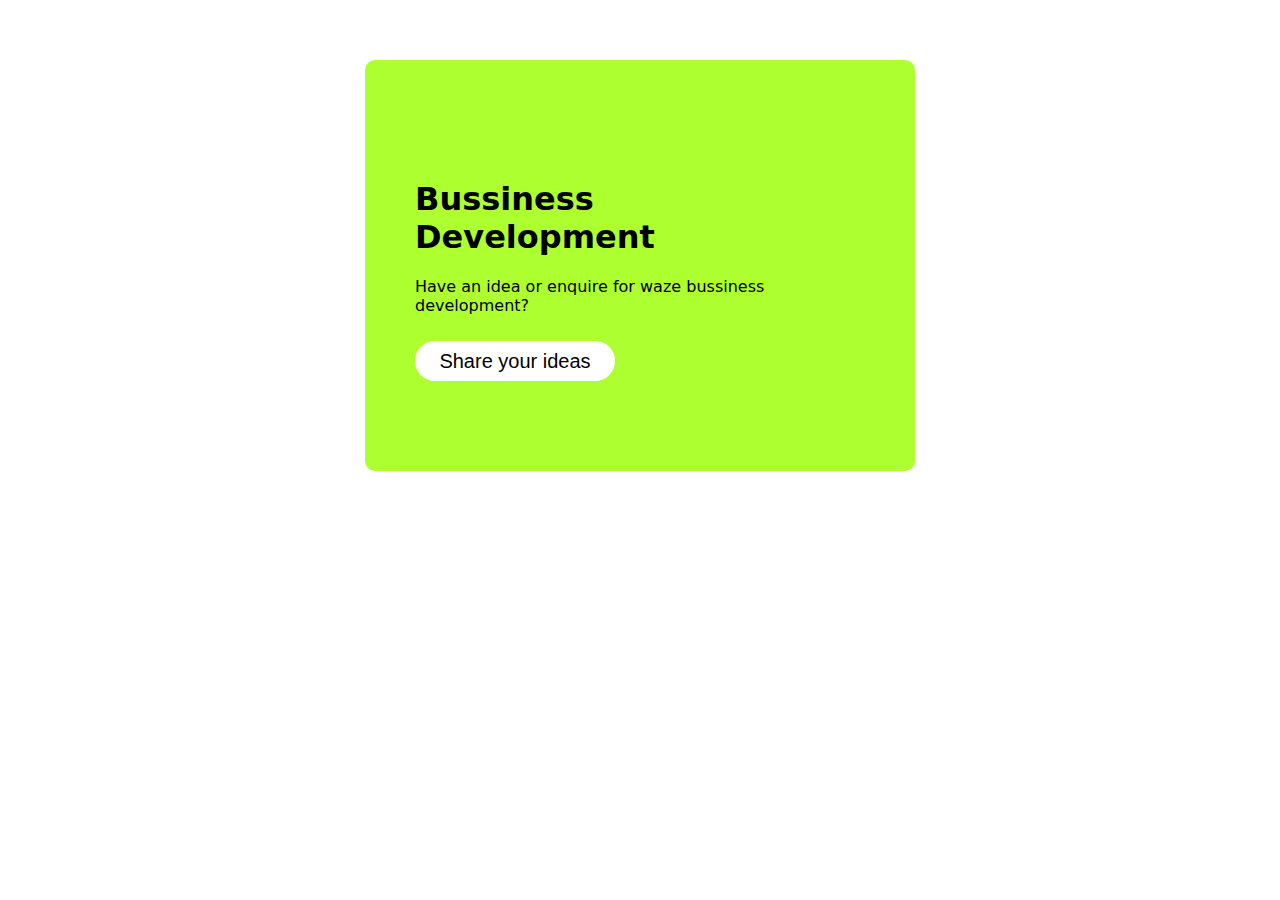
<file: Card-1/index.html>
<!DOCTYPE html>
<html lang="en">
<head>
    <meta charset="UTF-8">
    <meta http-equiv="X-UA-Compatible" content="IE=edge">
    <meta name="viewport" content="width=device-width, initial-scale=1.0">
    <title>Card_1</title>
    <link rel="stylesheet" href="./styles.css">
</head>
<body>
    <div class="main">
        <h1>Bussiness Development</h1>
        <p class="info">Have an idea or enquire for waze bussiness development?</p>
        <button class="btn">Share your ideas</button>
    </div>
</body>
</html>
</file>
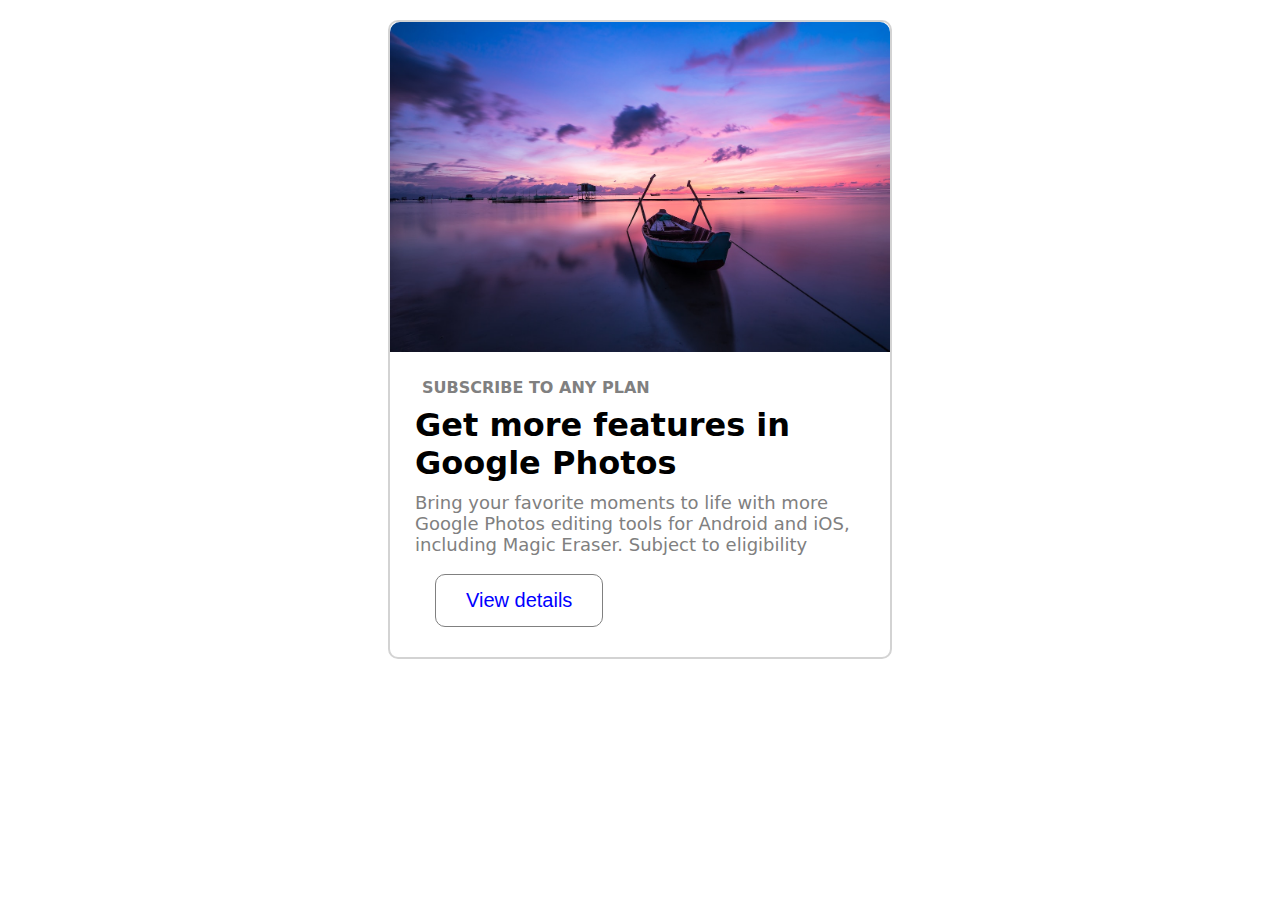
<file: Card-3/index.html>
<!DOCTYPE html>
<html lang="en">
<head>
    <meta charset="UTF-8">
    <meta name="viewport" content="width=device-width, initial-scale=1.0">
    <title>Card_3</title>
    <link rel="stylesheet" href="./styles.css">
</head>
<body>
    <div class="card">
        <img src="/images/bg-1.jpg" class="img" alt="">
        <div class="card-content">
         <p class="upper">SUBSCRIBE TO ANY PLAN</p>
         <H1>Get more features in Google Photos</H1>
         <p class="lower">Bring your favorite moments to life with more Google Photos editing tools for Android and iOS, including Magic Eraser.
            Subject to eligibility
         </p>
         <button class="btn">View details</button>
        </div>
    </div>
</body>
</html>
</file>
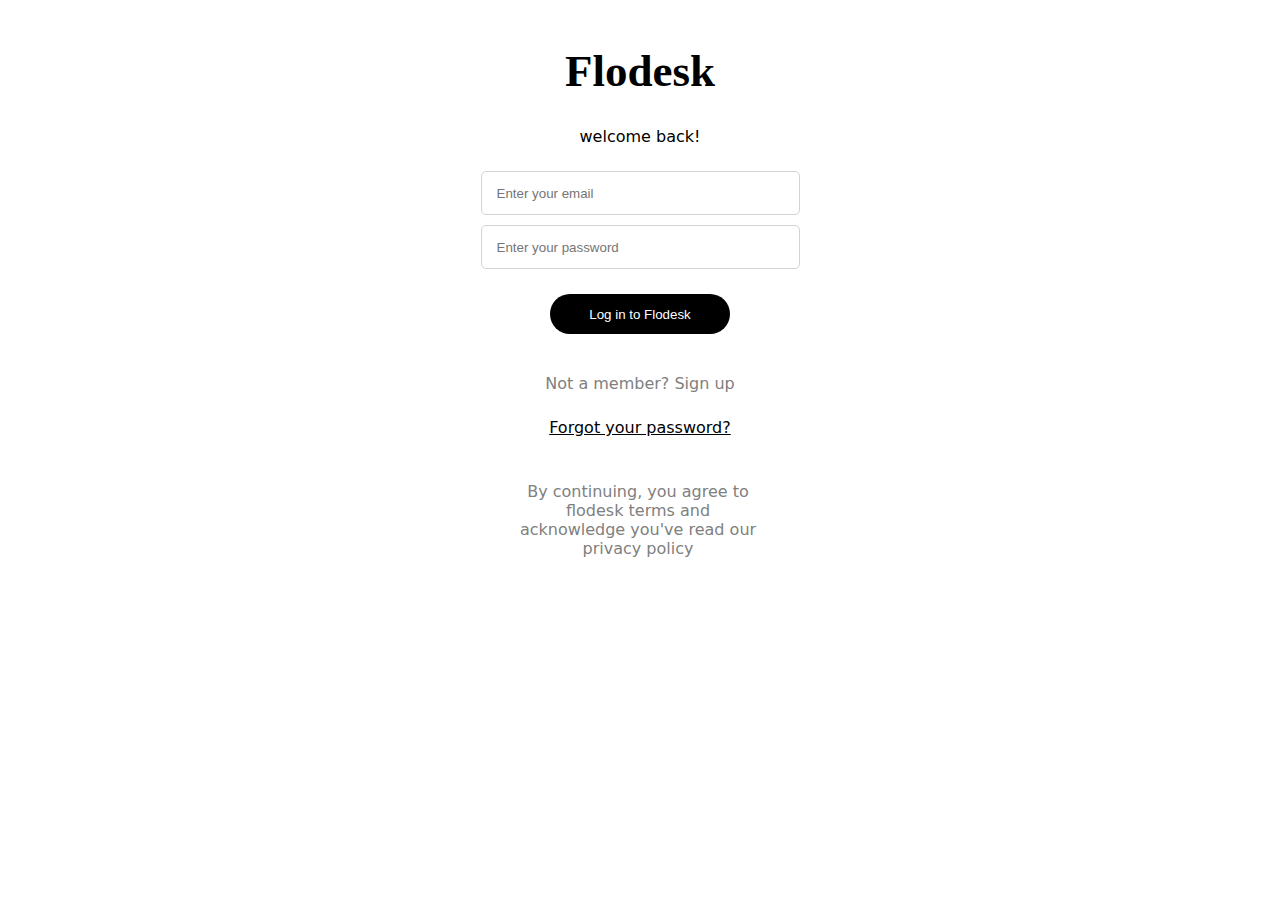
<file: Card-4/index.html>
<!DOCTYPE html>
<html lang="en">
<head>
    <meta charset="UTF-8">
    <meta http-equiv="X-UA-Compatible" content="IE=edge">
    <meta name="viewport" content="width=device-width, initial-scale=1.0">
    <title>Card_4</title>
    <link rel="stylesheet" href="./styles.css">
</head>
<body>
    <div class="main">
        <h1>Flodesk</h1>
        <p>welcome back!</p>
        <div>
          <input type="email" class="input" placeholder="Enter your email">
          <input type="password" class="input" placeholder="Enter your password">
        </div>
    <button class="btn">Log in to Flodesk</button>
    <div>
         <p class="sign">Not a member? Sign up</p>
         <p class="pass">Forgot your password?</p>
    </div>
    <p style="color: gray; padding: 20px 46px 0 42px ;">By continuing, you agree to flodesk terms and acknowledge you've read our privacy policy </p>
    </div>
</body>
</html>
</file>
<file: Card-1/styles.css>
.main{
    background-color:greenyellow;
    width: 450px;
    margin: 60px auto;
    padding: 90px 50px;
    border-radius: 10px;
    font-family:system-ui, -apple-system, BlinkMacSystemFont, 'Segoe UI', Roboto, Oxygen, Ubuntu, Cantarell, 'Open Sans', 'Helvetica Neue', sans-serif
}
h1{
    margin-top: 30px;
    width: 80px;
}
.btn{
    background-color: white;
    color: black;
    font-size: 20px;
    border: none;
    height: 40px;
    width: 200px;
    margin-top: 10px;
    border-radius: 30px;

}
</file>
<file: Card-3/styles.css>
.card{
    width: 500px;
    height: 635px;
    border: 2px solid lightgray;
    border-radius: 10px;
    margin: 20px auto;
    font-family: system-ui, -apple-system, BlinkMacSystemFont, 'Segoe UI', Roboto, Oxygen, Ubuntu, Cantarell, 'Open Sans', 'Helvetica Neue', sans-serif;

}

p.upper{
    font-weight: 600;
    color: grey;
    margin: 12px 0 -13px 7px;
}
h1{
    font-weight: 600;
}
p.lower{
    font-size: large;
    margin-right: 15px;
    color: grey;
    margin-top: -11px;
    margin-bottom: 9px;
}
.img{
    width: 100%;
    border-top-left-radius: 10px;
    border-top-right-radius: 10px;

}
.card-content{
    padding: 10px 25px;
}
.btn{
    border: 1px solid gray;
    background-color: white;
    color: blue;
    padding: 14px 30px;
    border-radius: 10px;
    margin-top: 10px;
    margin-bottom: 20px;
    margin-left: 20px;
    font-size: 20px;
}
</file>
<file: Card-4/styles.css>
.main{
    width: 500px;
    height: 550px;
   
    margin: 40px auto;
    text-align: center;
    padding: 0 60px;
    box-sizing: border-box;
    font-family: system-ui, -apple-system, BlinkMacSystemFont, 'Segoe UI', Roboto, Oxygen, Ubuntu, Cantarell, 'Open Sans', 'Helvetica Neue', sans-serif;
    font-size: small;
}

h1{
    margin-top: 45px;
   font-size:45px;
}

.main h1{
    font-family:Georgia, 'Times New Roman', Times, serif
}

.main p{
    font-weight: 500;
    font-size: medium;
    margin: 25px;
}

.input{
height: 40px;
width: 300px;
padding-left: 15px;
color: black;
margin-bottom: 10px;
border: 1px solid lightgray;
border-radius: 5px;
}

.pass{
    text-decoration: underline;
}

.sign{
    color: gray;
    margin: 5px;
}


.btn{
    background-color: black;
    color: white;
    border: none;
    height: 40px;
    width:180px;
    border-radius: 50px;
    margin: 15px 0;

}
</file>
